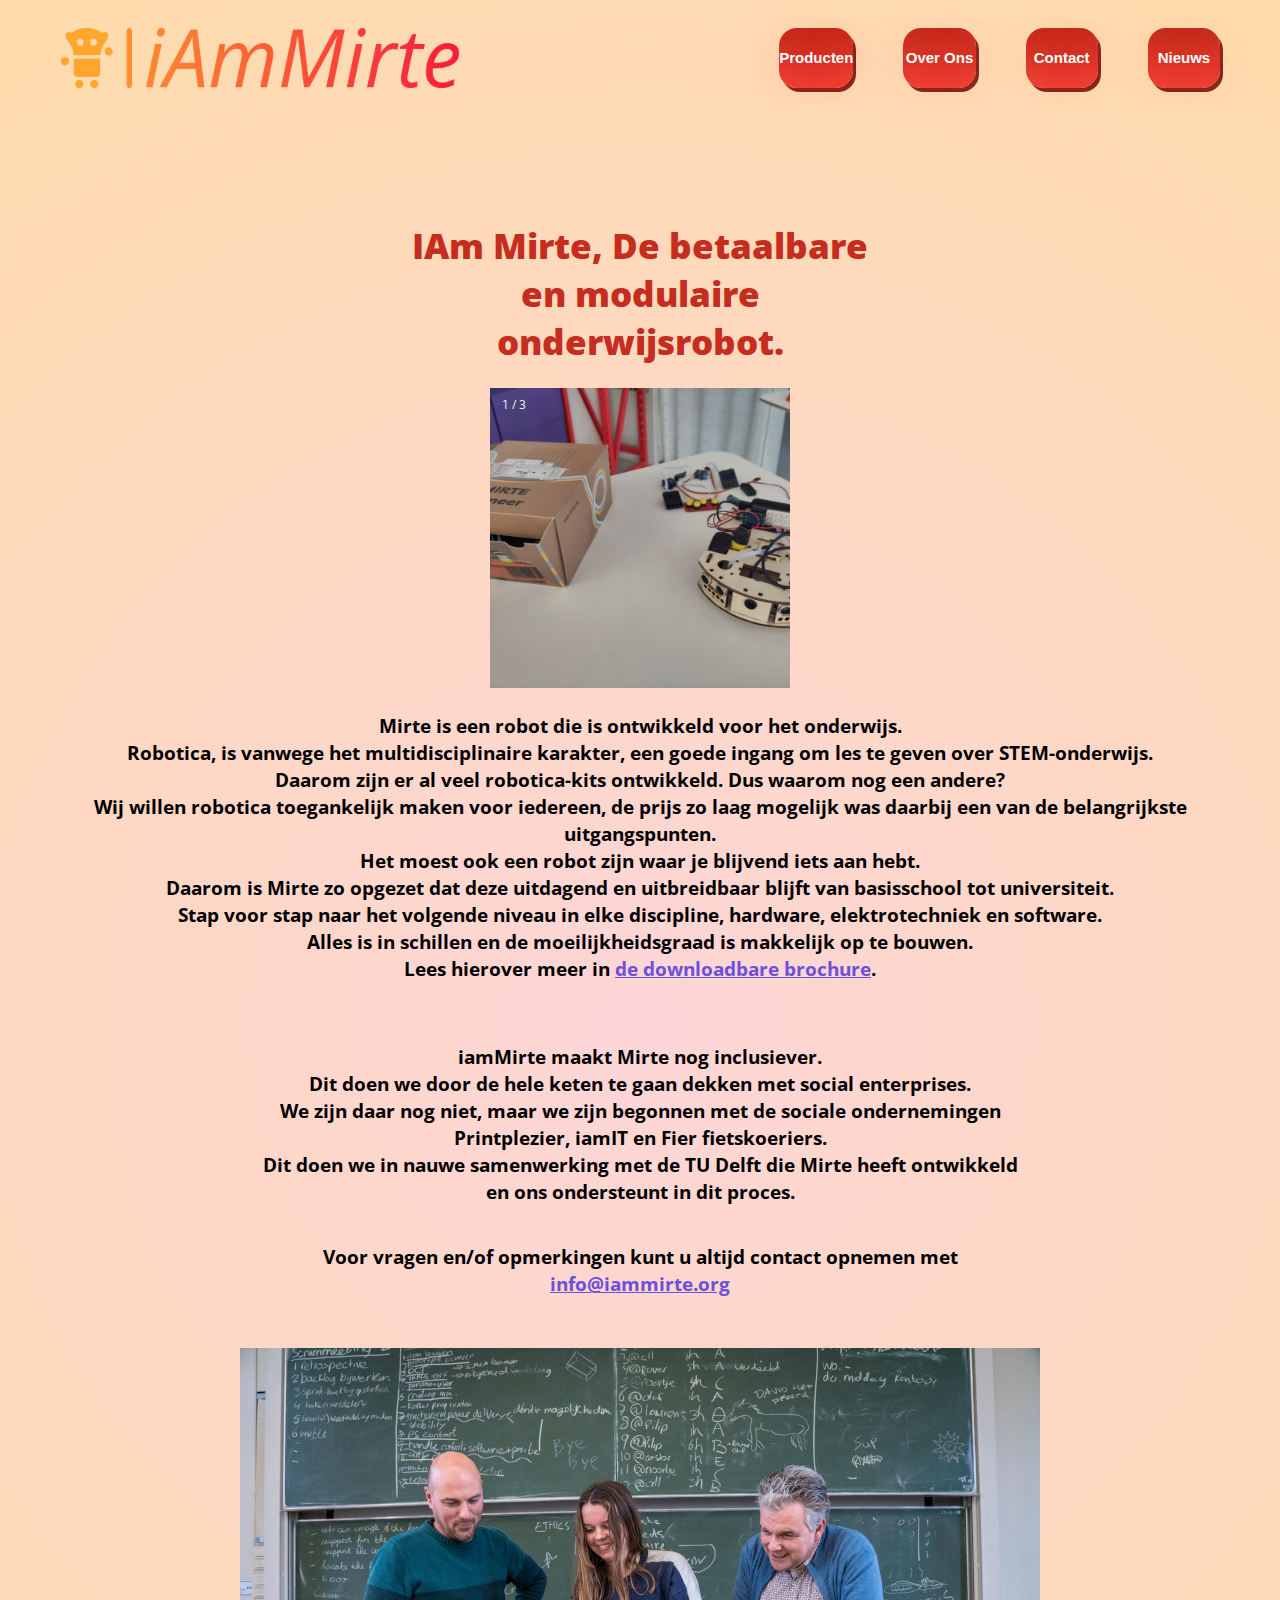
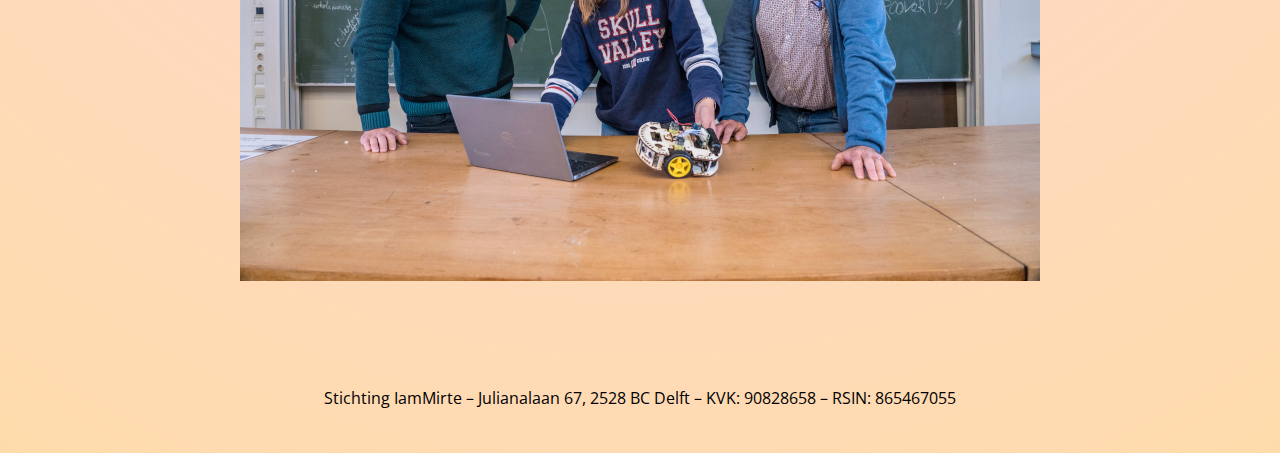
<file: index.html>
<!DOCTYPE html>
<html lang="en">
<head>
    <meta charset="UTF-8">
    <meta name="viewport" content="width=device-width, initial-scale=1.0">
    <title>iAmMirte</title>
    <link rel="icon" type="image/png" href="img/favicon.png">
    <link href='https://fonts.googleapis.com/css?family=Open Sans' rel='stylesheet'>
    <link rel="stylesheet" href="style.css">
</head>
<body>      
    <section id="flex-containerIndex">    
            <header>
                <div class="nav">
                    <div class="title"> <a href="index.html"> <img src="img/logo.png"> </a> </div>
                    <div class="emptynav"> </div>
                    <a href="product.php" class="button">Producten</a>
                    <a href="html/overons.html" class="button">Over Ons</a>
                    <a href="html/contact.html" class="button">Contact</a>
                    <a href="html/nieuws.html" class="button">Nieuws</a>
                </div>
            </header>
       
            <div class="textarea">
                <h1><b>IAm Mirte, De betaalbare <br> en modulaire <br> onderwijsrobot.</b></h1>
            </div>

<div class="slideshow-container">

    <div class="mySlides fade">
      <div class="numbertext">1 / 3</div>
      <img src="img/slide1.jpg" style="width:300px">
    </div>
  
    <div class="mySlides fade">
      <div class="numbertext">2 / 3</div>
      <img src="img/slide3.jpg" style="width:300px">
    </div>
  
    <div class="mySlides fade">
      <div class="numbertext">3 / 3</div>
      <img src="img/slide2.jpg" style="width:300px">
    </div>
  
  </div>
  






            <p  id="tekstindex1">Mirte is een robot die is ontwikkeld voor het onderwijs. <br>
                Robotica, is vanwege het multidisciplinaire karakter, een goede ingang om les te geven over STEM-onderwijs.<br>
                Daarom zijn er al veel robotica-kits ontwikkeld. Dus waarom nog een andere?<br>
                Wij willen robotica toegankelijk maken voor iedereen, de prijs zo laag mogelijk was daarbij een van de belangrijkste uitgangspunten.<br>
                Het moest ook een robot zijn waar je blijvend iets aan hebt.<br>
                Daarom is Mirte zo opgezet dat deze uitdagend en uitbreidbaar blijft van basisschool tot universiteit.<br>
                Stap voor stap naar het volgende niveau in elke discipline, hardware, elektrotechniek en software.<br>
                Alles is in schillen en de moeilijkheidsgraad is makkelijk op te bouwen.<br>
                Lees hierover meer in <a href="https://iammirte.org/wp-content/uploads/2023/10/Mirte_iamMirte_presentatie.pdf" class="linkstyle" target="_blank">de downloadbare brochure</a>.</p>
               
                <br>
                <p id="tekstindex2">iamMirte maakt Mirte nog inclusiever.<br> Dit doen we door de hele keten te gaan dekken met social enterprises.<br> We zijn daar nog niet, maar we zijn begonnen met de sociale ondernemingen <br> Printplezier, iamIT en Fier fietskoeriers. <br> Dit doen we in nauwe samenwerking met de TU Delft die Mirte heeft ontwikkeld <br> en ons ondersteunt in dit proces.</p>
                <p id="tekstindex3">Voor vragen en/of opmerkingen kunt u altijd contact opnemen met <br> <a href="#" class="linkstyle"> info@iammirte.org </a></p>
 
            </p>
            <img src="./img/robohouse_scaled_1">
        </body>
        </html>
 
    <script src="script.js"></script>
    <footer>
        <p>Stichting IamMirte – Julianalaan 67, 2528 BC Delft – KVK: 90828658 – RSIN: 865467055</p>
    </footer>
</section>

<script src="script.js"></script>
</body>
</html>
</file>
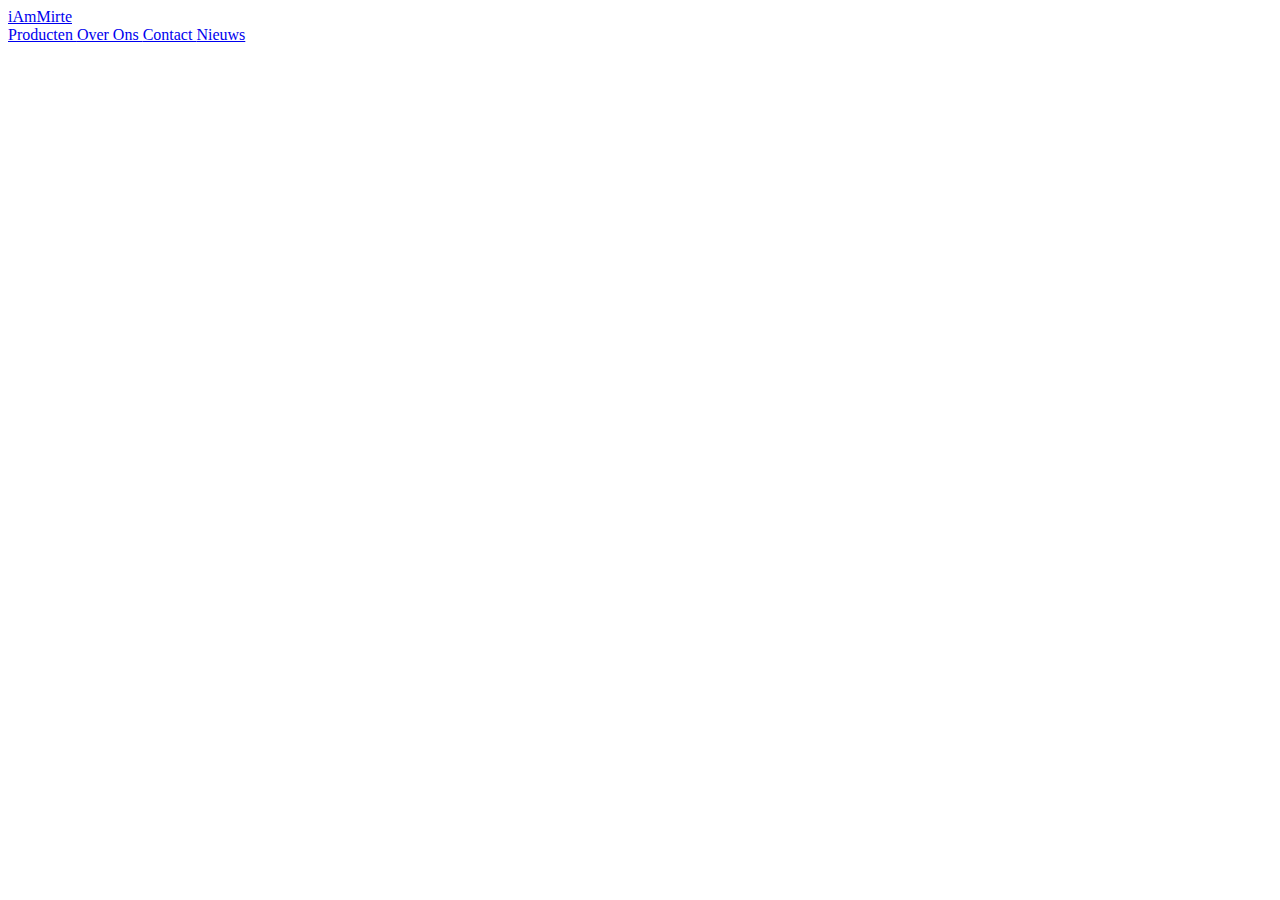
<file: contact.html>
<!DOCTYPE html>
<html lang="en">
<head>
    <meta charset="UTF-8">
    <meta name="viewport" content="width=device-width, initial-scale=1.0">
    <title>iAmMirte</title>
</head>
<body>
    
    <header>
        <div class="title"> <a href="index.html"> iAmMirte </a> </div>
        <div class="nav">
            <a href="kiesproduct.html"> Producten </a>
            <a href="overons.html"> Over Ons </a>
            <a href="contact.html"> Contact </a>
            <a href="nieuws.html"> Nieuws </a>
        </div>
    </header>

</body>
</html>
</file>
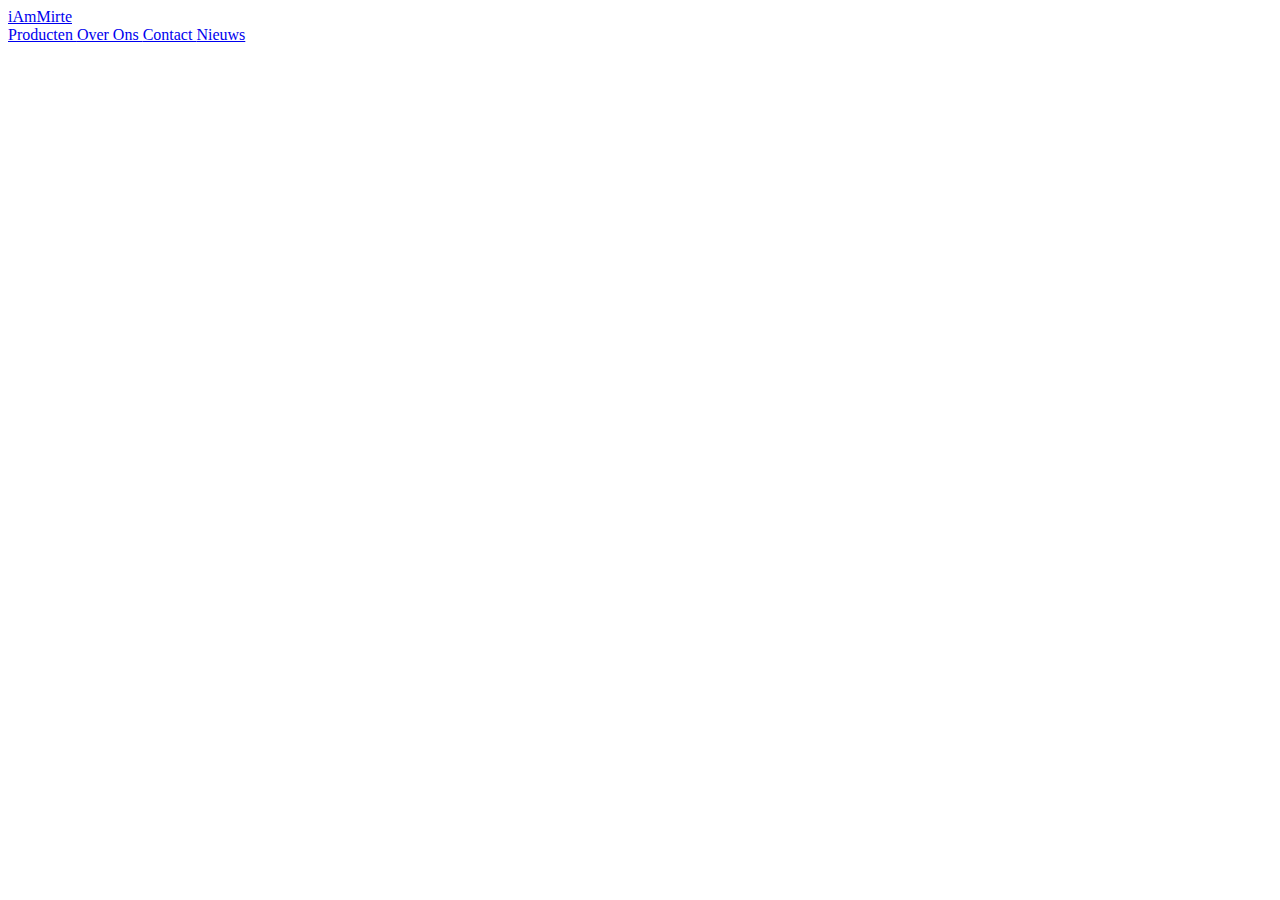
<file: kiesproduct.html>
<!DOCTYPE html>
<html lang="en">
<head>
    <meta charset="UTF-8">
    <meta name="viewport" content="width=device-width, initial-scale=1.0">
    <title>iAmMirte</title>
</head>
<body>
    
<!-- Op deze pagina moeten er 2 opties worden gegeven die je doorsturen naar de goede website. Optie 1: MIRTE Basic Optie 2: MIRTE Pioneer -->
    
    <header>
        <div class="title"> <a href="index.html"> iAmMirte </a> </div>
        <div class="nav">
            <a href="kiesproduct.html"> Producten </a>
            <a href="overons.html"> Over Ons </a>
            <a href="contact.html"> Contact </a>
            <a href="nieuws.html"> Nieuws </a>
        </div>
    </header>

</body>
</html>
</file>
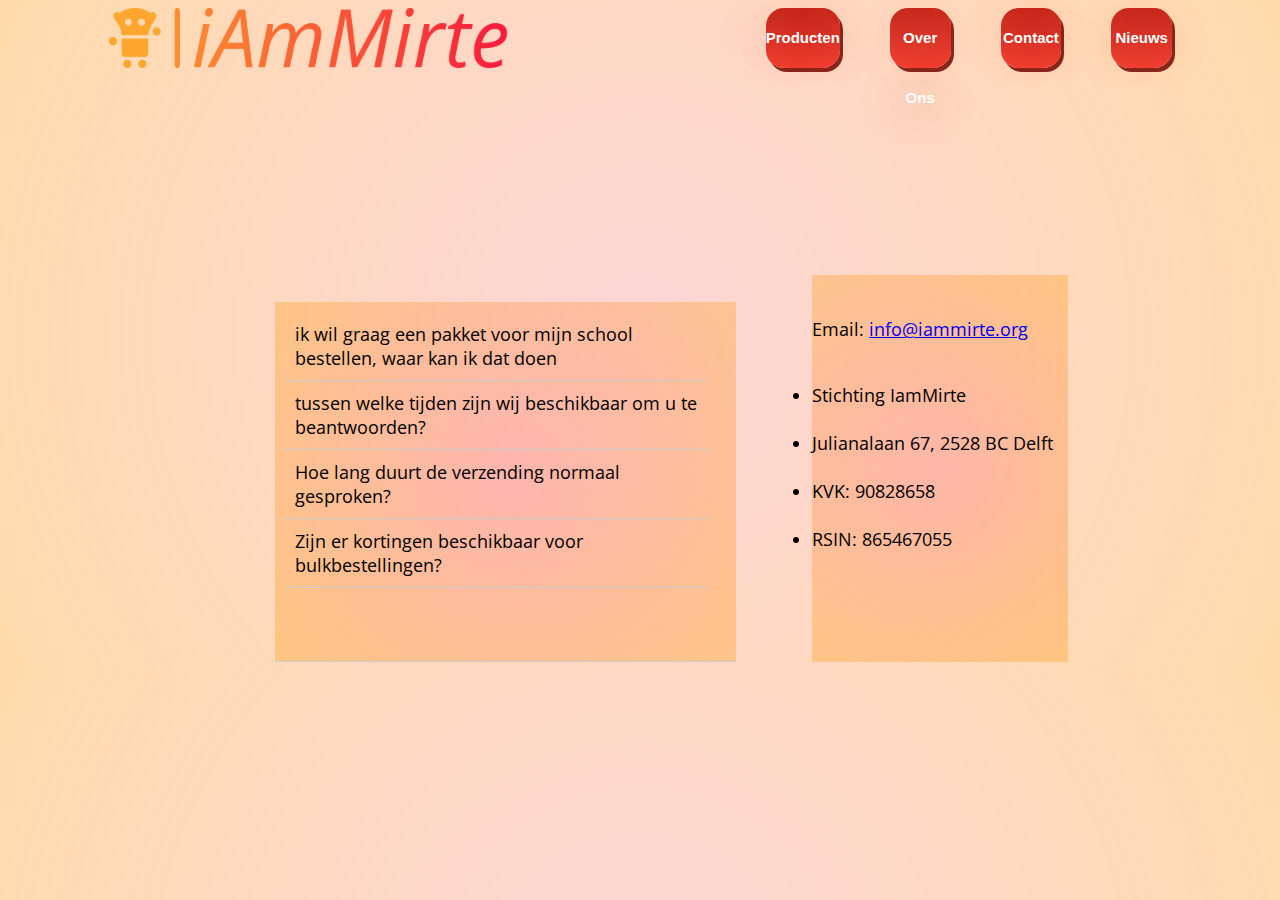
<file: html/contact.html>
<!DOCTYPE html>
<html lang="en">
<head>
    <meta charset="UTF-8">
    <meta name="viewport" content="width=device-width, initial-scale=1.0">
    <title>iAmMirte</title>
    <link rel="icon" type="image/png" href="img/favicon.png">
    <link href='https://fonts.googleapis.com/css?family=Open Sans' rel='stylesheet'>
    <link rel="stylesheet" href="../style.css">
</head>
<body>
    
    <header>
        <div class="nav">
            <div class="title"> <a href="../index.html"> <img src="../img/logo.png"> </a> </div> 
            <div class="emptynav"> </div>
            <a href="../product.php" class="button">Producten</a>
            <a href="overons.html" class="button">Over Ons</a>
            <a href="contact.html" class="button">Contact</a>
            <a href="nieuws.html" class="button">Nieuws</a>
        </div>
    </header>

    <div class="contact1">
    <div class="vragen">
    <div class="contact" onclick="toggleContent('question1')">ik wil graag een pakket voor mijn school bestellen, waar kan ik dat doen</div>
<div class="content" id="question1">
    <p>u kunt een e-mail sturen naar  <p>Email: <a href="mailto:info@iammirte.org">info@iammirte.org</a></p> met de volgende informatie: <br> <br> <li>school naam</li> <br> <li>aantal studnten</li></p>
</div>

<div class="contact" onclick="toggleContent('question2')">tussen welke tijden zijn wij beschikbaar om u te beantwoorden?</div>
<div class="content" id="question2">
    <p>wij zijn beschikbaar van: <br><br>maandag/vrijdag: 9:00 t/m 17:00</p>
</div>

<div class="contact" onclick="toggleContent('question3')">Hoe lang duurt de verzending normaal gesproken?</div>
<div class="content" id="question3">
    <p>de verzinding duurt tussen 4/7 werkdagen.</p>
</div>
<div class="contact" onclick="toggleContent('question4')">Zijn er kortingen beschikbaar voor bulkbestellingen?</div>
<div class="content" id="question4">
    <p>op dit moment niet, maar u kan altijd contact opnemen met <p>Email: <a href="mailto:info@iammirte.org">info@iammirte.org</a></p></p>
</div>
</div>

<div class="information">
    <br><p><p>Email: <a href="mailto:info@iammirte.org">info@iammirte.org</a></p> <br><li>Stichting IamMirte</li> <br> <li>Julianalaan 67, 2528 BC Delft</li> <br> <li>KVK: 90828658</li> <br> <li> RSIN: 865467055</li> </p>
</div>
</div>

<script src="../script.js"></script>

</body>
</html>
</file>
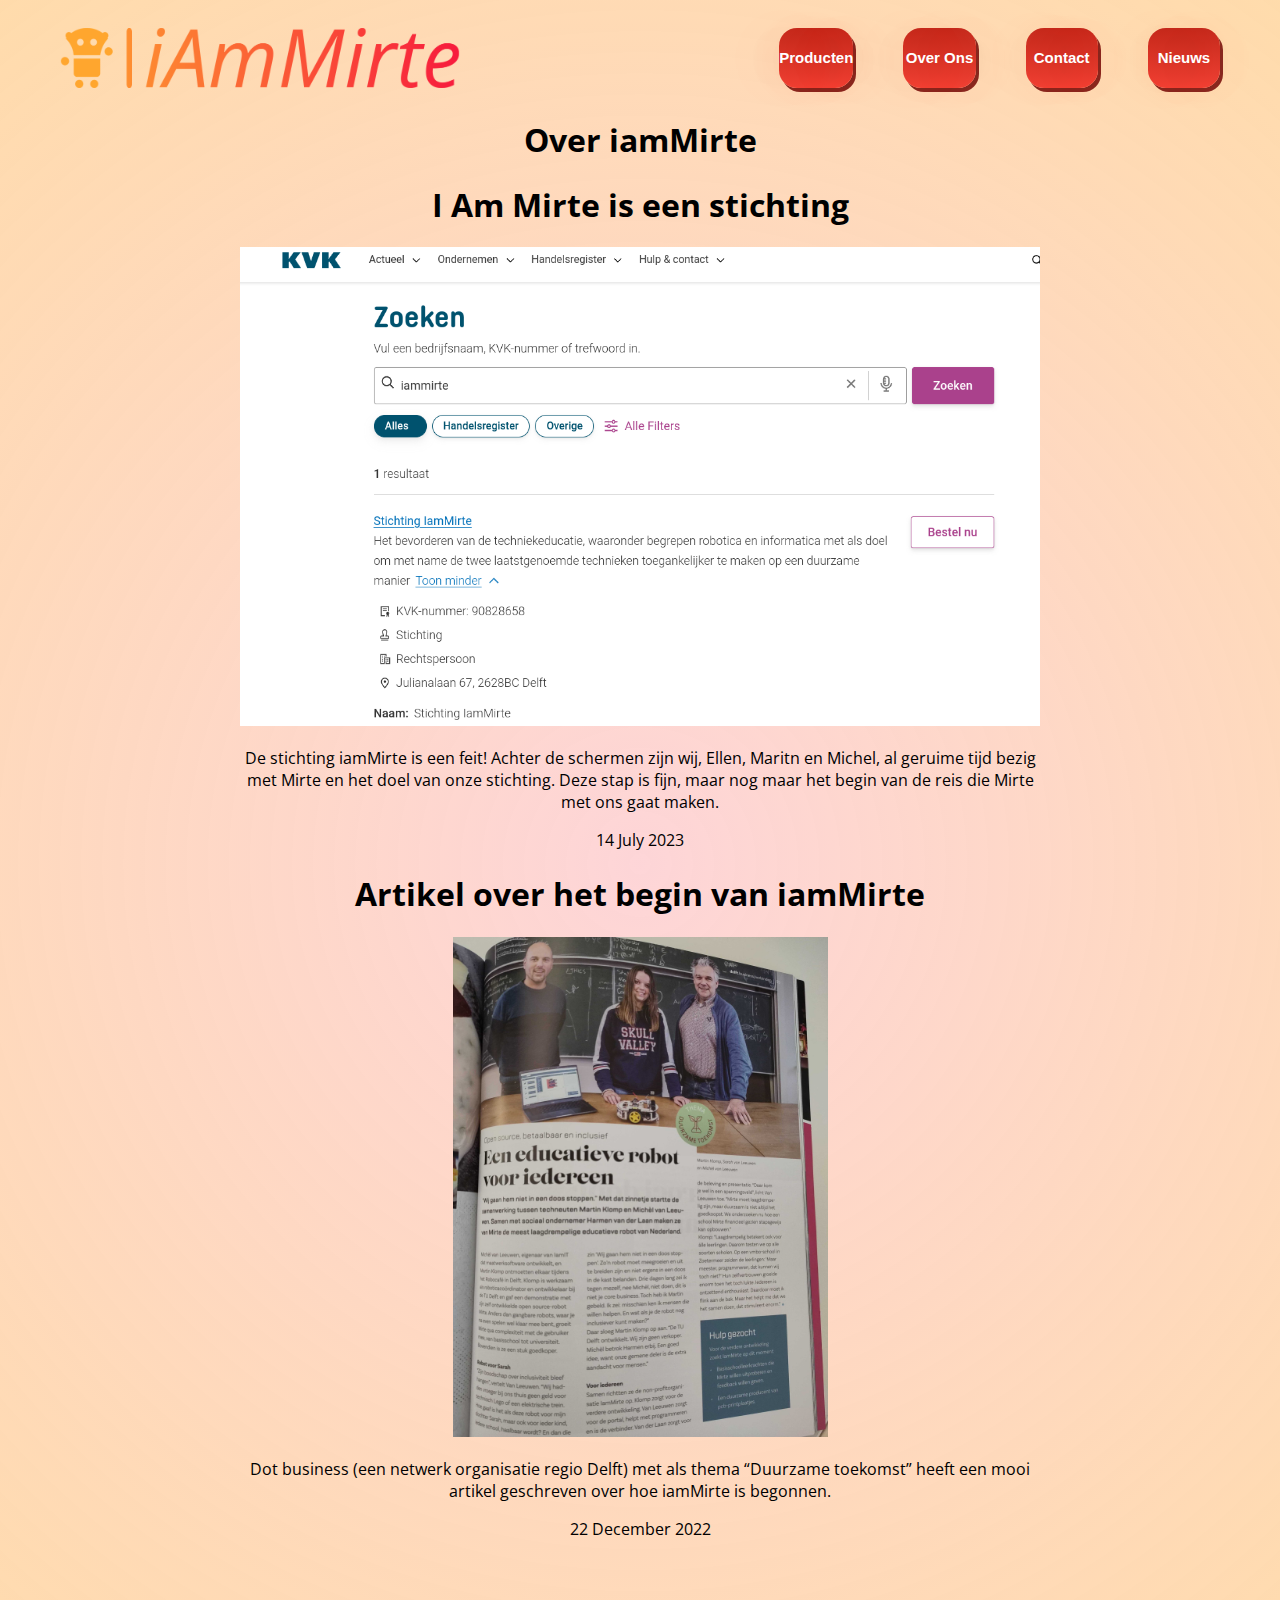
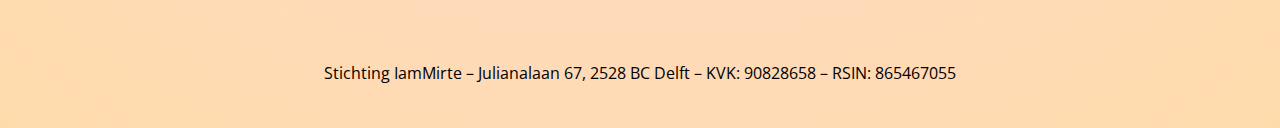
<file: html/nieuws.html>
<!DOCTYPE html>
<html lang="en">
<head>
    <meta charset="UTF-8">
    <meta name="viewport" content="width=device-width, initial-scale=1.0">
    <title>iAmMirte</title>
    <link rel="icon" type="image/png" href="img/favicon.png">
    <link href='https://fonts.googleapis.com/css?family=Open Sans' rel='stylesheet'>
    <link rel="stylesheet" href="../style.css">
</head>
<body>
    <section id="flex-container">
        <header>
            <div class="nav">
                <div class="title"> <a href="../index.html"> <img src="../img/logo.png"> </a> </div> 
                <div class="emptynav"> </div>
                <a href="../product.php" class="button">Producten</a>
                <a href="overons.html" class="button">Over Ons</a>
                <a href="contact.html" class="button">Contact</a>
                <a href="nieuws.html" class="button">Nieuws</a>
            </div>
        </header>
        <div class="nieuws">
        <h1 class="title">Over iamMirte</h1>
        <h1>I Am Mirte is een stichting</h1>
        <img src="../img/stiching-kvk.png" class="image1">
        <p>De stichting iamMirte is een feit! Achter de schermen zijn wij, Ellen, Maritn en Michel, al geruime tijd bezig met Mirte en het doel van onze stichting. Deze stap is fijn, maar nog maar het begin van de reis die Mirte met ons gaat maken.</p>
        <div class="headliner"> 14 July 2023</div>
        <h1>Artikel over het begin van iamMirte</h1>
        <img src="../img/artikel-dot-business-dec2022-scaled.jpg" class="image2">
        <p>Dot business (een netwerk organisatie regio Delft) met als thema “Duurzame toekomst” heeft een mooi artikel geschreven over hoe iamMirte is begonnen.</p>
        <p>22 December 2022</p>
        <p></p>
    </div>
        <footer>
            <p>Stichting IamMirte – Julianalaan 67, 2528 BC Delft – KVK: 90828658 – RSIN: 865467055</p>
        </footer>
    </section>
</body>
</html>
</file>
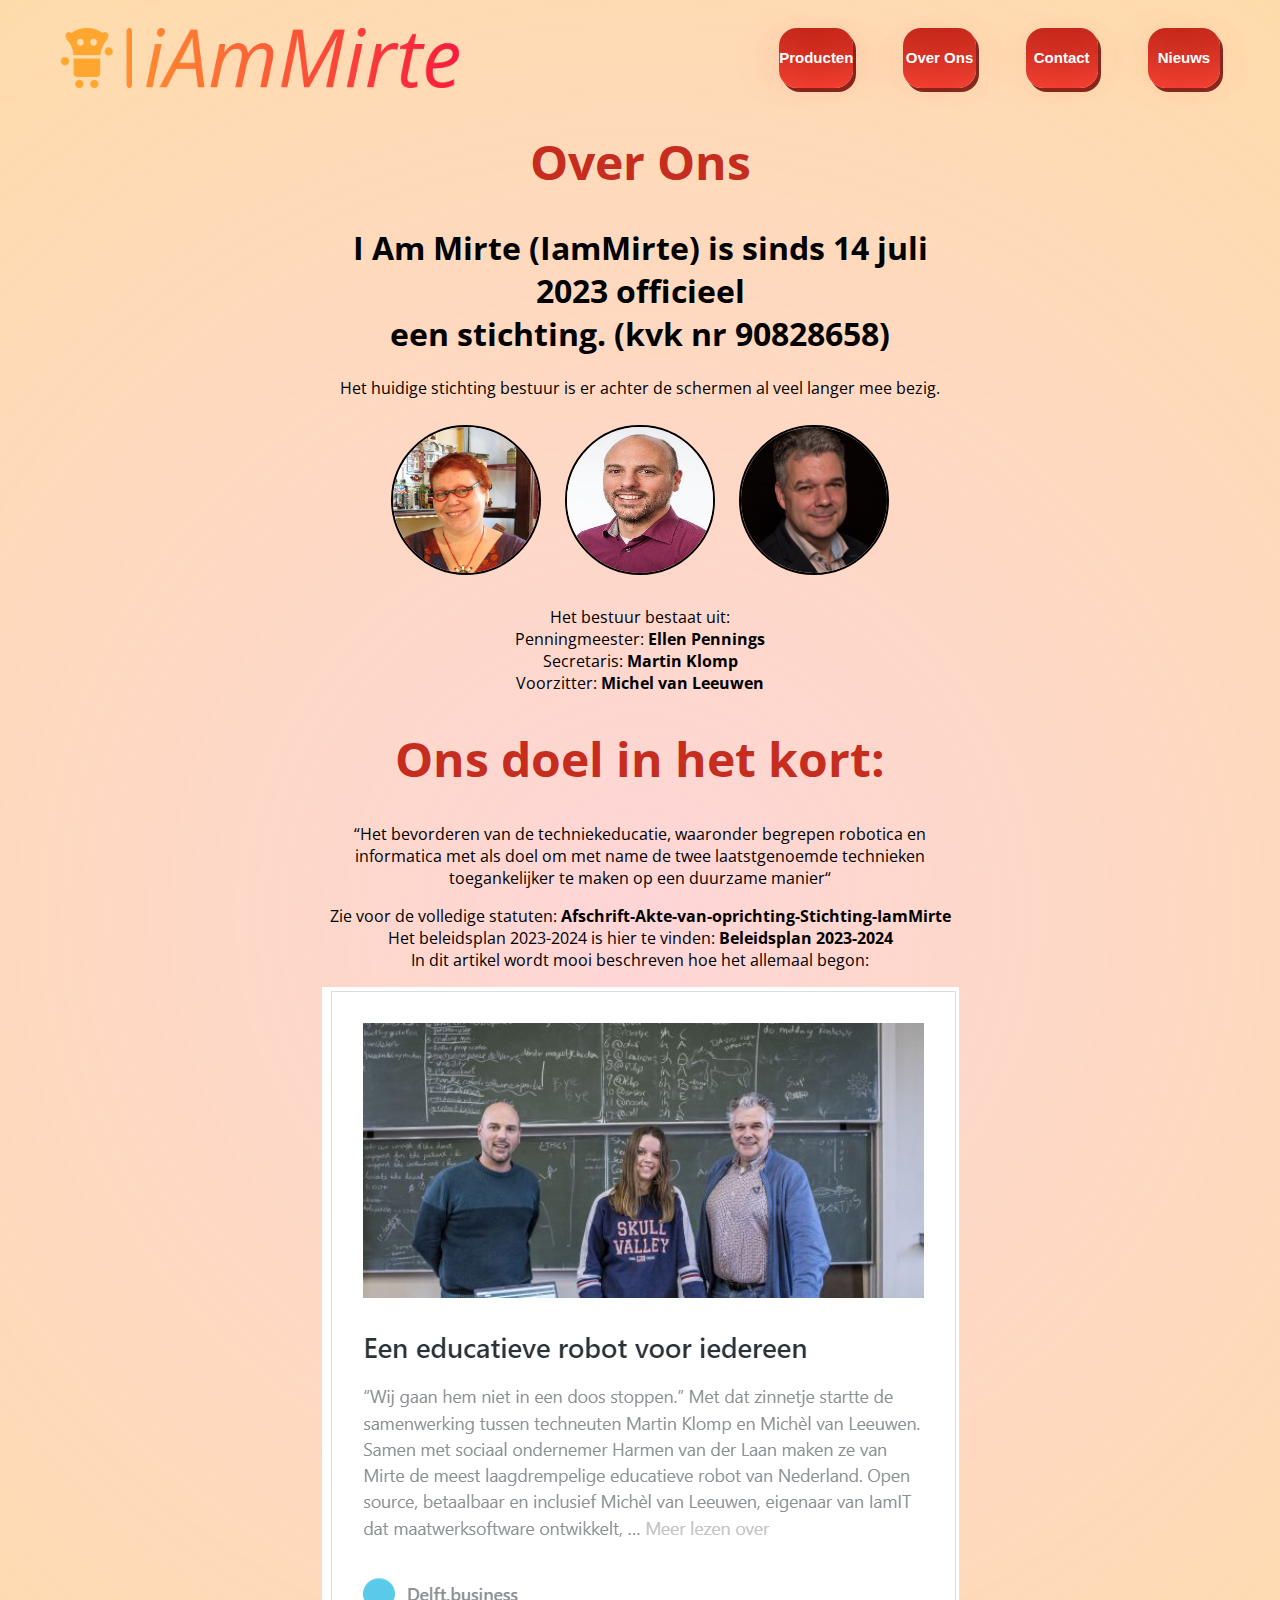
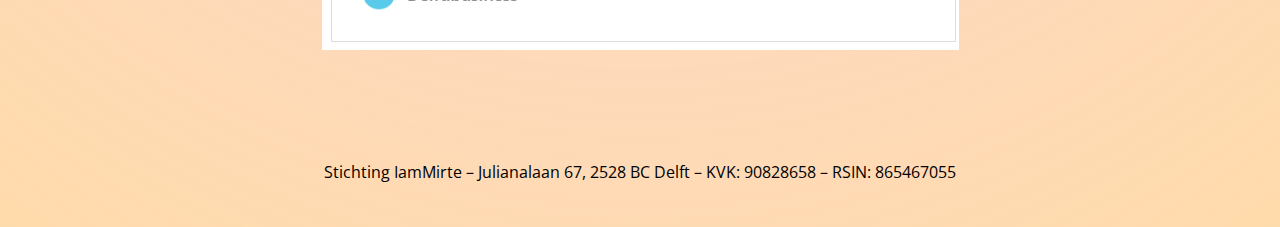
<file: html/overons.html>
<!DOCTYPE html>
<html lang="en">
<head>
    <meta charset="UTF-8">
    <meta name="viewport" content="width=device-width, initial-scale=1.0">
    <title>iAmMirte</title>
    <link rel="icon" type="image/png" href="img/favicon.png">
    <link href='https://fonts.googleapis.com/css?family=Open Sans' rel='stylesheet'>
    <link rel="stylesheet" href="../style.css">
</head>
<body>
    <section id="flex-containerOV">
        <header>
            <div class="nav">
                <div class="title"> <a href="../index.html"> <img src="../img/logo.png"> </a> </div>
                <div class="emptynav"> </div>
                <a href="../product.php" class="button">Producten</a>
                <a href="overons.html" class="button">Over Ons</a>
                <a href="contact.html" class="button">Contact</a>
                <a href="nieuws.html" class="button">Nieuws</a>
            </div>
        </header>
        <div class="nieuws">
        <h1 class="title1">Over Ons</h1>
        <h1>I Am Mirte (IamMirte) is sinds 14 juli 2023 officieel <br> een stichting. (kvk nr 90828658)</h1>
        <p>Het huidige stichting bestuur is er achter de schermen al veel langer mee bezig.</p>
        <section id="fotos">
            <img src="../img/ellen-pennings.png" id="profile1">
            <img src="../img/martin-klomp.jpg" id="profile2">
            <img src="../img/profile-michel-verkleind-150x150.png" id="profile3">
        </section>        
    <p>Het bestuur bestaat uit: <br> Penningmeester: <b>Ellen Pennings </b> <br> Secretaris: <b> Martin Klomp </b> <br> Voorzitter: <b>Michel van Leeuwen </b> </p>
    <h1 class="title2">Ons doel in het kort:</h1>
    <p>“Het bevorderen van de techniekeducatie, waaronder begrepen robotica en informatica met als doel om met name de twee laatstgenoemde technieken toegankelijker te maken op een duurzame manier“</p>
    <p>Zie voor de volledige statuten: <b> Afschrift-Akte-van-oprichting-Stichting-IamMirte </b> <br> Het beleidsplan 2023-2024 is hier te vinden: <b> Beleidsplan 2023-2024 </b> <br>In dit artikel wordt mooi beschreven hoe het allemaal begon:</p>
    <a href="https://delft.business/een-educatieve-robot-voor-iedereen/">
        <img src="../img/artikelOV.png" alt="PC Image">
    </a>
    </div>
        <footer>
            <p>Stichting IamMirte – Julianalaan 67, 2528 BC Delft – KVK: 90828658 – RSIN: 865467055</p>
        </footer>
    </section>
</body>
</html>
</file>
<file: style.css>
body {
    font-family: 'Open Sans';
    background: radial-gradient(circle, rgba(248, 47, 59, 0.20), rgba(255, 166, 46, 0.40));
}
 
.title img{
    width: 400px;
    height: 60px;
}
 
.nav {
    padding-right: 100px;
    padding-left: 100px;
    display: flex;
}
 
.emptynav {
    width: 45%;
}
 
.button {
    font-size:15px;
    margin-left: 50px;
    font-family:Arial;
    width:140px;
    height:60px;
    border-width:1px;
    color:#fff;
    border-color:#d02718;
    font-weight:bold;
    border-top-left-radius:18px;
    border-top-right-radius:18px;
    border-bottom-left-radius:18px;
    border-bottom-right-radius:18px;
    box-shadow: 3px 4px 0px 0px #8a2a21;
    text-shadow: 0px 1px 50px #810e05;
    background:linear-gradient(#c62d1f, #f24437);
    text-align: center;
    line-height: 60px;
    text-decoration: none;
}
 
.button:hover {
    background: linear-gradient(#f24437, #c62d1f);
}
 
.textarea {
    padding-top: 100px;
    padding-right: 300px;
    padding-left: 300px;
    text-align: center;
    font-size: 20px;
}
 
.tempfix {
    height: 1000px;
}
 
/*index*/
 
#flex-containerIndex {
    display: flex;
    flex-direction: column;
    align-items: center;
    text-align: center;
    padding: 20px;
}
 
.textarea h1 {
    font-size: 2.2rem;
    color: #c62d1f;
}
 
 
#tekstindex1, #tekstindex2, #tekstindex3 {
    font-size: 1.2rem;
    font-weight: bold;
}
 
.linkstyle {
    color: #6c50dd;
    font-weight: bold;
    text-decoration: underline;
}
 
.linkstyle:hover {
    color: #4c329e;
}
 
* {box-sizing:border-box}

/* Slideshow container */
.slideshow-container {
  max-width: 1000px;
  position: relative;
  margin: auto;
}

/* Hide the images by default */
.mySlides {
  display: none;
}

/* Next & previous buttons */
.prev, .next {
  cursor: pointer;
  position: absolute;
  top: 50%;
  width: auto;
  margin-top: -22px;
  padding: 16px;
  color: white;
  font-weight: bold;
  font-size: 18px;
  transition: 0.6s ease;
  border-radius: 0 3px 3px 0;
  user-select: none;
}

/* Position the "next button" to the right */
.next {
  right: 0;
  border-radius: 3px 0 0 3px;
}

/* On hover, add a black background color with a little bit see-through */
.prev:hover, .next:hover {
  background-color: rgba(0,0,0,0.8);
}

/* Number text (1/3 etc) */
.numbertext {
  color: #f2f2f2;
  font-size: 12px;
  padding: 8px 12px;
  position: absolute;
  top: 0;
}

/* The dots/bullets/indicators */
.dot {
  cursor: pointer;
  height: 15px;
  width: 15px;
  margin: 0 2px;
  background-color: #bbb;
  border-radius: 50%;
  display: inline-block;
  transition: background-color 0.6s ease;
}

.active, .dot:hover {
  background-color: #717171;
}

/* Fading animation */
.fade {
  animation-name: fade;
  animation-duration: 1.5s;
}

@keyframes fade {
  from {opacity: .4}
  to {opacity: 1}
}
 
/*Kies product */
 
#flex-container {
    display: flex;
    flex-direction: column;
    align-items: center;
    text-align: center;
    padding: 20px;
}
.image1{
    max-height: 800px;
    max-width: 800px;
}
 
.image2{
    max-height: 500px;
    max-width: 800px;
}
.nieuws{
    padding-left: 300px;
    padding-right: 300px;
}
.title {
    font-size: 2rem;
}
 
.producten {
    padding-top: 100px;
    padding-right: 300px;
    padding-left: 300px;
    display: flex;
    align-items: center;
    justify-content: center;
    text-align: center;
    font-size: 40px;
}
 
.producten img {
    width: 500px;
    height: 280px;
}
 
.producten p {
    margin: 0px;
}
 
/* Over ons*/
 
#flex-containerOV {
    display: flex;
    flex-direction: column;
    align-items: center;
    text-align: center;
    padding: 20px;
}
 
#fotos img {
    width: 150px;
    height: 150px;
    border-radius: 50%;
    border: 2px solid #000;
    margin: 10px;
}
 
.title1{
    font-size: 3rem;
    color: #c62d1f;
}
 
.title2{
    font-size: 3rem;
    color: #c62d1f;
}
 
.producten div {
    transition: transform 0.5s ease, opacity 0.5s ease;
}
 
.zoomed {
    transform: scale(1.5);
}
 
.hidden {
    opacity: 0;
}
 
footer{
    margin-top: 10vh;
}
.productplace {
    display: flex;
    flex-wrap: wrap;
    justify-content: center;
    padding: 20px;
}
 
.productmain {
    margin: 20px;
    padding: 20px;
 
    text-align: center;
    width: 300px;
}
 
.productmain img {
    max-width: 100%;
}
 
.line {
    width:1px;
    display: flex;
    background-color: #fff;
    height:500px;
}
 
.cartplace {
    background-color: rgba(255, 255, 255, 0.15);
    text-align: center;
    padding: 20px;
}
 
.cart {
    border: solid #fff 1px;
    padding: 20px;
}

.contact {
    cursor: pointer;
    border-bottom: 1px solid #ccc;
    padding: 10px;
    width: 33vw;
    font-size: large;
}

.content {
    
    width: 33vw;
    display: none;
    padding: 10px;
    background-color: #f9f9f9;
    background: radial-gradient(circle, rgba(248, 47, 59, 0.20), rgba(255, 166, 46, 0.40));
}

.vragen {

    margin-top: 25vh;
    margin-left: 8vw;
    border-bottom: 1px solid #ccc;
    padding: 10px;
    width: 36vw;
    height: 40vh;
    background: radial-gradient(circle, rgba(248, 47, 59, 0.20), rgba(255, 166, 46, 0.40));
    overflow-x: auto;
}

.information {
    width: 20vw;
    height: 43vh;
    background: radial-gradient(circle, rgba(248, 47, 59, 0.20), rgba(255, 166, 46, 0.40));
    margin-left: 50vw;
    margin-top: -43vh;
    font-size: large;
}

.contact1 {
    margin-left: 13%;
}
</file>
